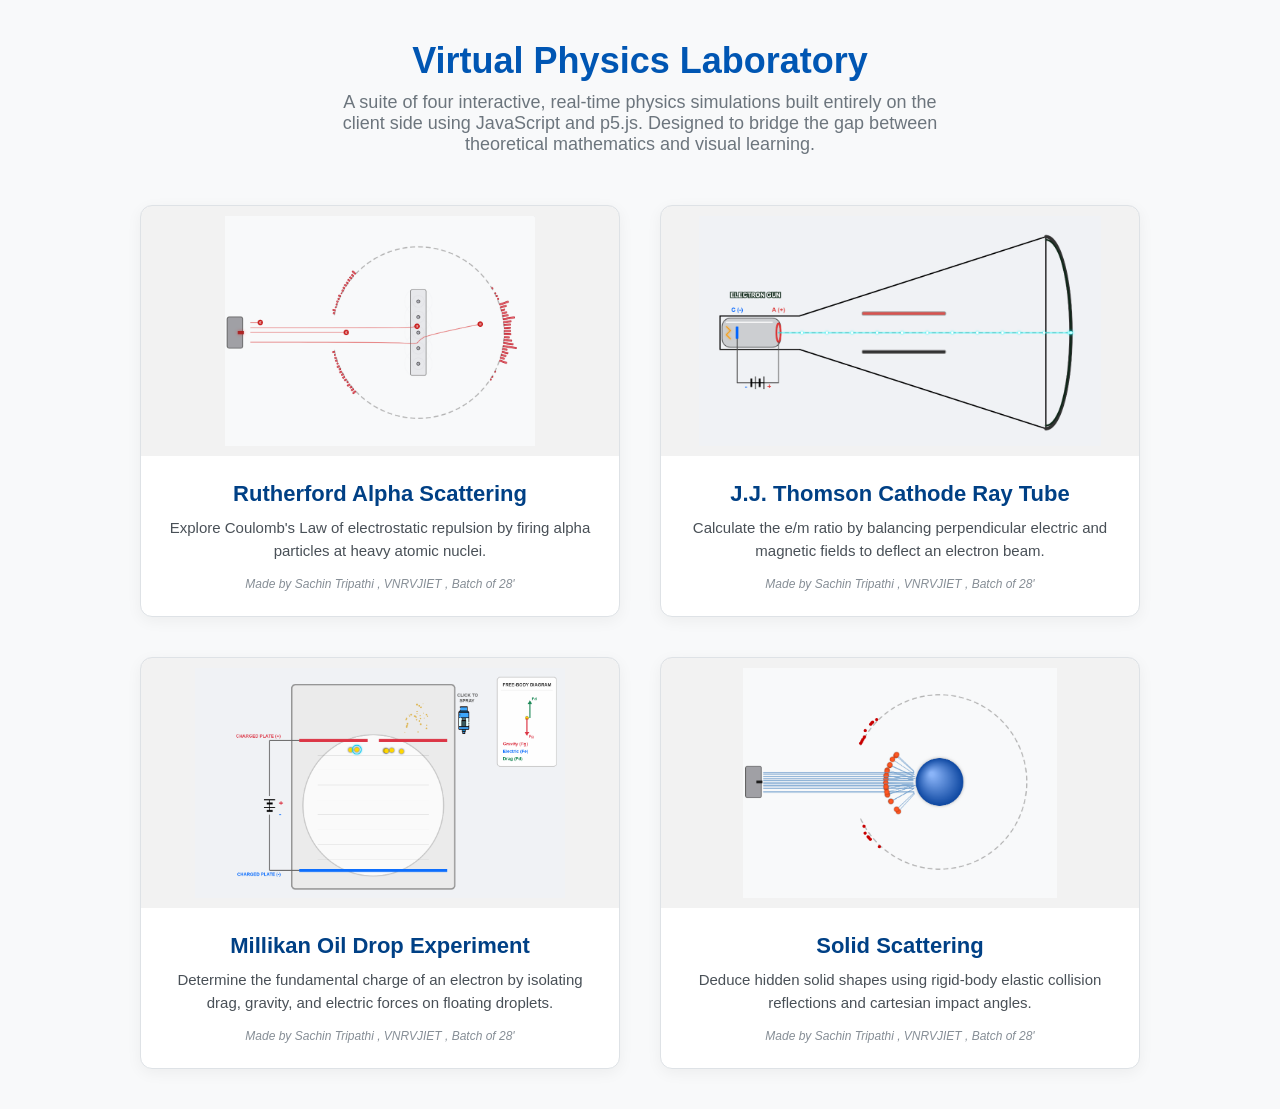
<file: Master_index.html>
<!DOCTYPE html>
<html lang="en">
<head>
    <meta charset="UTF-8">
    <meta name="viewport" content="width=device-width, initial-scale=1.0">
    <title>Virtual Physics Laboratory</title>
    <style>
        body {
            background-color: #f8f9fa;
            font-family: 'Segoe UI', Tahoma, Geneva, Verdana, sans-serif;
            margin: 0;
            padding: 40px 20px;
            color: #333;
            display: flex;
            flex-direction: column;
            align-items: center;
        }

        .header {
            text-align: center;
            margin-bottom: 50px;
        }

        .header h1 {
            color: #0056b3;
            font-size: 36px;
            margin: 0 0 10px 0;
        }

        .header p {
            color: #6c757d;
            font-size: 18px;
            margin: 0;
            max-width: 600px;
        }

        /* 2x2 Grid Layout */
        .grid-container {
            display: grid;
            grid-template-columns: repeat(2, 1fr);
            gap: 40px;
            max-width: 1000px;
            width: 100%;
        }

        /* Card Styling */
        .sim-card {
            background: #ffffff;
            border-radius: 12px;
            overflow: hidden;
            box-shadow: 0 4px 15px rgba(0,0,0,0.05);
            text-decoration: none;
            color: inherit;
            transition: transform 0.3s ease, box-shadow 0.3s ease;
            border: 1px solid #dee2e6;
            display: flex;
            flex-direction: column;
        }

        .sim-card:hover {
            transform: translateY(-8px);
            box-shadow: 0 12px 25px rgba(0,86,179,0.15);
            border-color: #b8daff;
        }

        .thumbnail {
            width: 100%;
            height: 250px;
            background-color: rgba(0,0,0,0.05); 
            object-fit: contain; 
            border-bottom: 1px rgba(0,0,0,0.05);
            padding: 10px; 
            box-sizing: border-box;
        }

        .card-content {
            padding: 25px 20px; 
            text-align: center; 
            display: flex;
            flex-direction: column;
            flex-grow: 1;
        }

        .card-content h2 {
            margin: 0 0 10px 0;
            color: #004085;
            font-size: 22px;
        }

        .card-content p {
            margin: 0;
            color: #495057;
            font-size: 15px;
            line-height: 1.5;
        }

        /* New Credential Styling */
        .credential {
            margin-top: auto; /* Pushes the text to the bottom of the card */
            padding-top: 15px;
            font-size: 12px;
            color: #868e96;
            font-style: italic;
        }

        /* Responsive design for smaller screens */
        @media (max-width: 768px) {
            .grid-container {
                grid-template-columns: 1fr;
            }
        }
    </style>
</head>
<body>

    <div class="header">
        <h1>Virtual Physics Laboratory</h1>
        <p>A suite of four interactive, real-time physics simulations built entirely on the client side using JavaScript and p5.js. Designed to bridge the gap between theoretical mathematics and visual learning.</p>
    </div>

    <div class="grid-container">
        
        <a href="./Rutherford-Simulation/index.html" class="sim-card">
            <img src="./thumbnails/rutherford-thumb.png" alt="Rutherford Scattering" class="thumbnail" onerror="this.src='data:image/svg+xml;utf8,<svg xmlns=\'http://www.w3.org/2000/svg\' width=\'100%\' height=\'100%\'><rect width=\'100%\' height=\'100%\' fill=\'%23e9ecef\'/><text x=\'50%\' y=\'50%\' fill=\'%236c757d\' font-family=\'sans-serif\' font-size=\'20\' text-anchor=\'middle\' dy=\'.3em\'>Image Not Found</text></svg>'">
            <div class="card-content">
                <h2>Rutherford Alpha Scattering</h2>
                <p>Explore Coulomb's Law of electrostatic repulsion by firing alpha particles at heavy atomic nuclei.</p>
                <span class="credential">Made by Sachin Tripathi , VNRVJIET , Batch of 28'</span>
            </div>
        </a>

        <a href="./Thomson-Simulation/index.html" class="sim-card">
            <img src="./thumbnails/thomson-thumb.png" alt="Thomson CRT" class="thumbnail" onerror="this.src='data:image/svg+xml;utf8,<svg xmlns=\'http://www.w3.org/2000/svg\' width=\'100%\' height=\'100%\'><rect width=\'100%\' height=\'100%\' fill=\'%23e9ecef\'/><text x=\'50%\' y=\'50%\' fill=\'%236c757d\' font-family=\'sans-serif\' font-size=\'20\' text-anchor=\'middle\' dy=\'.3em\'>Image Not Found</text></svg>'">
            <div class="card-content">
                <h2>J.J. Thomson Cathode Ray Tube</h2>
                <p>Calculate the e/m ratio by balancing perpendicular electric and magnetic fields to deflect an electron beam.</p>
                <span class="credential">Made by Sachin Tripathi , VNRVJIET , Batch of 28'</span>
            </div>
        </a>

        <a href="./Millikan-Simulation/index.html" class="sim-card">
            <img src="./thumbnails/millikan-thumb.png" alt="Millikan Oil Drop" class="thumbnail" onerror="this.src='data:image/svg+xml;utf8,<svg xmlns=\'http://www.w3.org/2000/svg\' width=\'100%\' height=\'100%\'><rect width=\'100%\' height=\'100%\' fill=\'%23e9ecef\'/><text x=\'50%\' y=\'50%\' fill=\'%236c757d\' font-family=\'sans-serif\' font-size=\'20\' text-anchor=\'middle\' dy=\'.3em\'>Image Not Found</text></svg>'">
            <div class="card-content">
                <h2>Millikan Oil Drop Experiment</h2>
                <p>Determine the fundamental charge of an electron by isolating drag, gravity, and electric forces on floating droplets.</p>
                <span class="credential">Made by Sachin Tripathi , VNRVJIET , Batch of 28'</span>
            </div>
        </a>

        <a href="./Solid-Sphere-Simulation/index.html" class="sim-card">
            <img src="./thumbnails/solid-thumb.png" alt="Geometric Scattering" class="thumbnail" onerror="this.src='data:image/svg+xml;utf8,<svg xmlns=\'http://www.w3.org/2000/svg\' width=\'100%\' height=\'100%\'><rect width=\'100%\' height=\'100%\' fill=\'%23e9ecef\'/><text x=\'50%\' y=\'50%\' fill=\'%236c757d\' font-family=\'sans-serif\' font-size=\'20\' text-anchor=\'middle\' dy=\'.3em\'>Image Not Found</text></svg>'">
            <div class="card-content">
                <h2>Solid Scattering</h2>
                <p>Deduce hidden solid shapes using rigid-body elastic collision reflections and cartesian impact angles.</p>
                <span class="credential">Made by Sachin Tripathi , VNRVJIET , Batch of 28'</span>
            </div>
        </a>

    </div>

</body>
</html>
</file>
